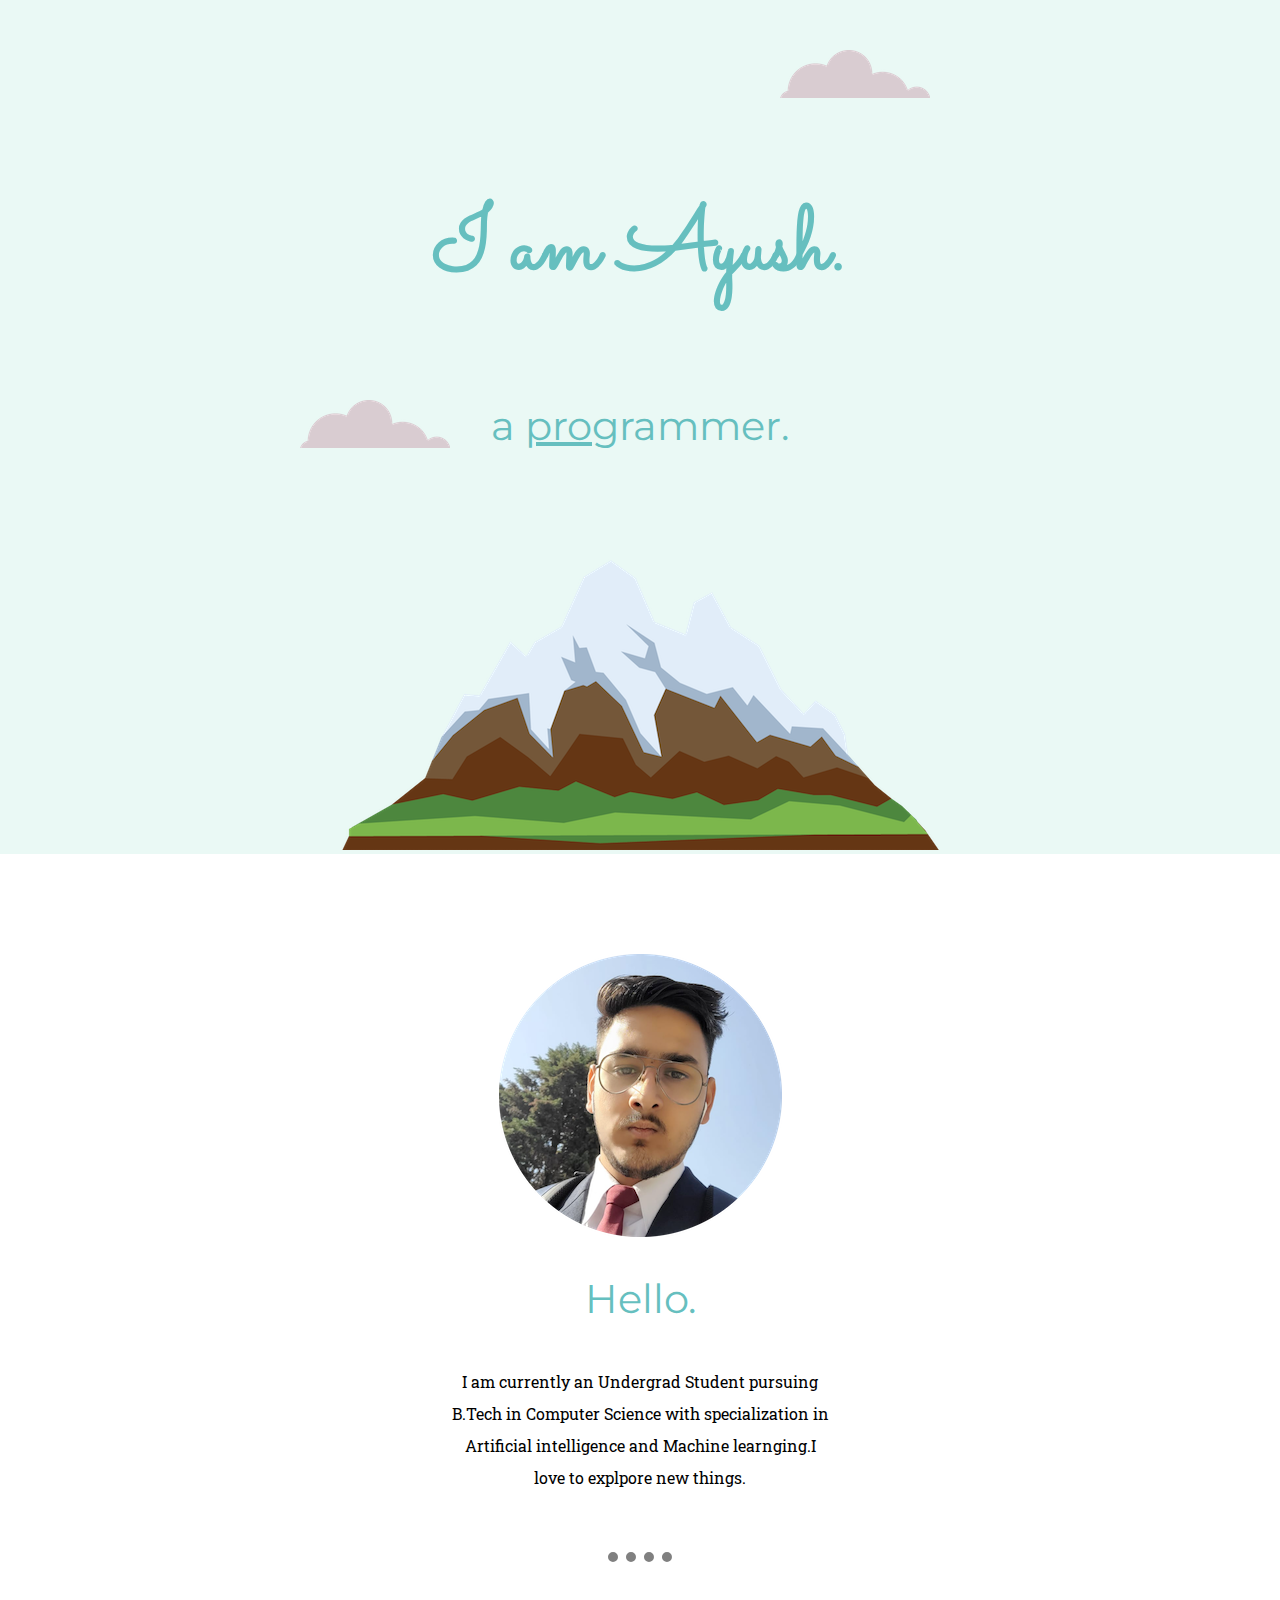
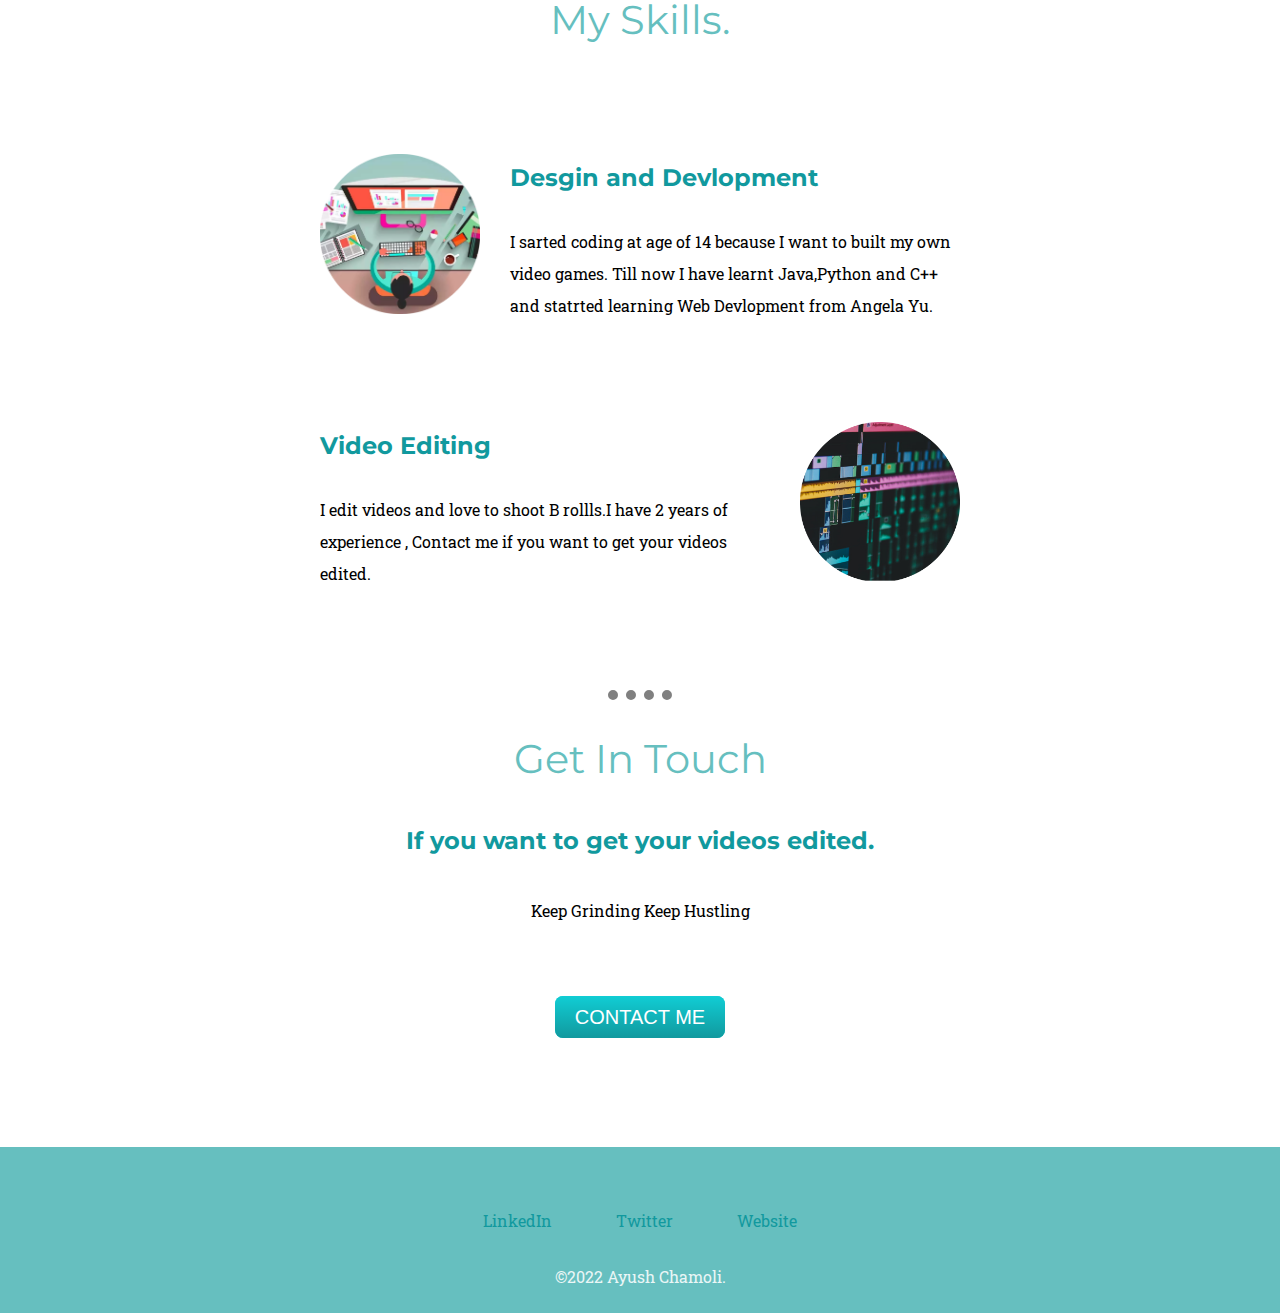
<file: index.html>
<!DOCTYPE html>
<html lang="en">
<head>
    <meta charset="UTF-8">
    <meta http-equiv="X-UA-Compatible" content="IE=edge">
    <meta name="viewport" content="width=device-width, initial-scale=1.0">
    <title>Ayush Chamoli</title>
    <link rel="stylesheet" href="CSS/styles.css">
    <link rel="icon" href="CSS/favicon.ico">
    <link rel="preconnect" href="https://fonts.googleapis.com">
    <link rel="preconnect" href="https://fonts.gstatic.com" crossorigin>
    <link href="https://fonts.googleapis.com/css2?family=Merriweather+Sans&family=Montserrat&family=Sacramento&display=swap" rel="stylesheet">
    <link href="https://fonts.googleapis.com/css2?family=Merriweather+Sans&family=Montserrat&family=Roboto+Slab&family=Sacramento&display=swap" rel="stylesheet">
    
   
</head>
<body>
    <div class="top-container">
        <img class="top-cloud" src="CSS/images/cloud.png" alt="cloud-image">
        <h1>I am Ayush.</h1>
        <h2>a <span class="pro">pro</span>grammer.</h2>
        <img class="bottom-cloud" src="CSS/images/cloud.png" alt="cloud-image">
        <img src="CSS/images/mountain.png" alt="mountains">
    </div>

    <div class="middle-container">
        <div class="profile">
          <img src="CSS/images/Ayush.png" alt="profile-picture">
          <h2>Hello.</h2>
          <p class="intro">I am currently an Undergrad Student pursuing B.Tech in Computer Science with specialization in Artificial intelligence and Machine learnging.I love to explpore new things.</p>
        </div>
        <hr>
        <h2>My Skills.</h2>
        <div class="skills">
         
          <div class="skill-row">
            <img class="dev-img" src="CSS/images/Web-design-modified.png" alt="devlopment-img">
            <h3>Desgin and Devlopment</h3>
            <p>I sarted coding at age of 14 because I want to built my own video games. Till now I have learnt Java,Python and C++ and statrted learning Web Devlopment from Angela Yu.</p>
          </div>
          <div class="skill-row">
            <img class="video" src="CSS/images/Screenshot 2022-04-03 at 7.48.34 PM-modified.png" alt="editing-img">
            <h3>Video Editing</h3>
            <p>I edit videos and love to shoot B rollls.I have 2 years of experience , Contact me if you want to get your videos edited. </p>
          </div>
        </div>
        <hr>
        <div class="contact-me">
          <h2>Get In Touch</h2>
          <h3>If you want to get your videos edited.</h3>
          <p class="message">Keep Grinding Keep Hustling</p>
          <a class="btn" href="mailto:ayushchamoli001@gmail.com">CONTACT ME</a>
        </div>
      </div>
      
      
      <div class="bottom-container">
        <a class="footer-link" href="https://www.linkedin.com/in/ayush-chamoli-a402a1226/?lipi=urn%3Ali%3Apage%3Aprofile_common_profile_index%z-31aa-4d9a-9ed0-14018094fec9">LinkedIn</a>
        <a class="footer-link" href="https://twitter.com/Ayush__Chamoli">Twitter</a>
        <a class="footer-link" href="https://ayushchamoli961.github.io/CV/">Website</a>
        <p class="last-line">©2022 Ayush Chamoli.</p>
      </div>
      
</body>
</html>
</file>
<file: CSS/styles.css>
body{
    margin: 0;
    text-align: center;
    font-family: 'Roboto Slab', serif;
    
   
}
p{
    line-height: 2;
}
h1{

    margin-top: 50px auto 0 auto;
    font-family: 'Sacramento', cursive;
    font-size: 5.625rem;/* 16px=100%=1em */
    color: #66BFBF;
    line-height: 2;


   
}
hr{
    background-color:white;
    border-style: none;
    height: 0px;
    width: 5%;
    border-style: none;
    border-top-style: dotted ;
    border-color : grey;
    border-width : 10px;
    
}

h2{
    font-family: 'Montserrat', sans-serif;
    font-size: 2.5rem ;
    color: #66BFBF;
    font-weight: normal;
    padding-bottom: 10px;


}

h3{

    font-family: 'Montserrat', sans-serif;
    color: #11999E;
    font-size: 1.5rem;
}
.top-container{
    background-color: #EAF9F5;
    position: relative;
    padding-top: 100px;
   
   

}
.middle-container{
    
    margin: 100px 0;
    
    
}
.bottom-container{
    margin: 50px auto 0 auto;
    background-color: #66BFBF;
    padding: 50px 0 20px;
    
}
.pro{
    text-decoration: underline;
}
.bottom-cloud{
    position: absolute;
    left:300px;
    top:400px;
}
.top-cloud{
    position: absolute;
    right    : 350px;
    top: 50px;
}


.footer-link{
    color:#11999E;
}
.skill-row{
    width: 50%;
    margin: 100px auto 100px auto ;
    text-align: left;
    line-height: 2;
}
.dev-img{
    width: 25%;
    float: left;
    margin-right: 30px;
}
.video{
    width: 25%;
    float: right;
    margin-left: 30px;
}

.btn {
    background: #11cdd4;
    background-image: -webkit-linear-gradient(top, #11cdd4, #11999e);
    background-image: -moz-linear-gradient(top, #11cdd4, #11999e);
    background-image: -ms-linear-gradient(top, #11cdd4, #11999e);
    background-image: -o-linear-gradient(top, #11cdd4, #11999e);
    background-image: linear-gradient(to bottom, #11cdd4, #11999e);
    -webkit-border-radius: 8;
    -moz-border-radius: 8;
    border-radius: 8px;
    font-family: Arial;
    color: white;
    font-size: 20px;
    padding: 10px 20px 10px 20px;
    text-decoration: none;
  }
  
  .btn:hover {
    background:  #30e3cb;
    background-image: -webkit-linear-gradient(top,  #30e3cb, #2bc4ad);
    background-image: -moz-linear-gradient(top,  #30e3cb, #2bc4ad);
    background-image: -ms-linear-gradient(top,  #30e3cb, #2bc4ad);
    background-image: -o-linear-gradient(top,  #30e3cb, #2bc4ad);
    background-image: linear-gradient(to bottom,  #30e3cb, #2bc4ad);
    text-decoration: none;
  }
  a{
      line-height: 3;
      padding:30px;
      font-family: 'Roboto Slab', serif;
      text-decoration: none;
  }
  .last-line{
    margin-bottom: 0;
    color: #eaf6f6;
 }

 .intro{
     width: 30%;
     margin: auto;
     padding-bottom: 50px;
 }
 .message{
     width: 40%;
     margin: 40px auto 60px auto;
 }
 a:hover{
     color: #eaf6f6;
 }
</file>
